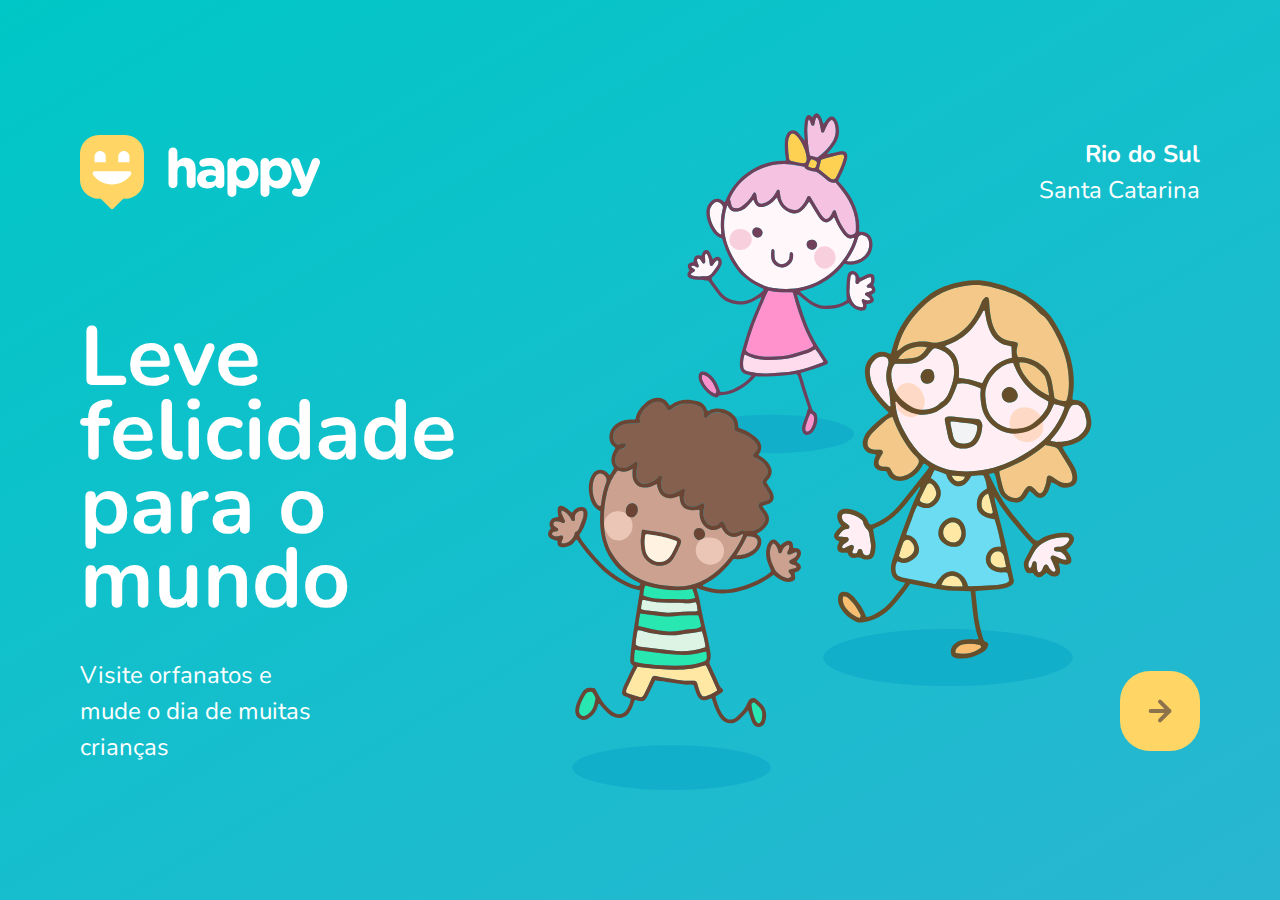
<file: index.html>
<!DOCTYPE html>
<html lang="pt_BR">
  <head>
    <meta charset="UTF-8" />
    <meta name="viewport" content="width=device-width, initial-scale=1.0" />
    <title>Happy</title>

    <link rel="icon" href="./public/images/logo-icon.png" />

    <link rel="stylesheet" href="./public/css/main.css">
    <link rel="stylesheet" href="./public/css/animations.css">
    <link rel="stylesheet" href="./public/css/page-landing.css">

    <link href="https://fonts.googleapis.com/css2?family=Nunito:wght@400;600;800&display=swap" rel="stylesheet">

  </head>
  <body>
    <div id="page-landing">
        <div id="container">
            <header>
                <img id="logo" class="animate-up" src="./public/images/logo.svg" alt="logomarca de happy" />
          
                <div class="location animate-up">
                  <strong>Rio do Sul</strong>
                  <p>Santa Catarina</p>
                </div>
            </header>
          
              <main>
                  <h1 class="animate-up">
                      Leve felicidade para o mundo
                  </h1>
                  <section class="visit">
                      <p class="animate-up">Visite orfanatos e mude o dia de muitas crianças</p>
                      <a href="orphanages.html" title="visite orfanatos" class="animate-up">
                          <img src="./public/images/arrow.svg" alt="Ir Para o Mapa">
                      </a>
                  </section>
              </main>
        </div>
    </div>
  </body>
</html>
</file>
<file: public/css/main.css>
* {
  margin: 0;
  padding: 0;
}

body {
  height: 100vh;
  color: white;
  background: #ebf2f5;
}

:root {
  font-size: 62.5%;
}

body,
input,
button,
textarea {
  font: 400 18px/1 "Nunito", sans-serif;
}
</file>
<file: public/css/animations.css>
@keyframes up {
    from {
        opacity: 0;
        transform: translateY(16px);
    }

    to {
        opacity: 1;
        transform: translateY(0);
    }
}

@keyframes right {
    from {
        transform: translateX(-100%);
    }

    to {
        transform: translateX(0);
    }
}

@keyframes appear {
    from {
        opacity: 0;
    }

    to {
        opacity: 1;
    }
}

.animate-up {
    animation-name: up;
    animation-duration: 300ms;
    animation-fill-mode: backwards;

}

.animate-right {
    animation-name: right;
    animation-duration: 300ms;
}

.animate-appear {
    animation-name: appear;
    animation-duration: 300ms;
    animation-fill-mode: backwards;
}
</file>
<file: public/css/page-landing.css>
#page-landing {
  background: linear-gradient(329.54deg, #29b6d1 0%, #00c7c7 100%);
  text-align: center;
  min-height: 100vh;

  display: flex;
}

#container {
  margin: auto;
  width: min(90%, 112rem);
}

.location,
h1,
.visit p {
  height: 16vh;
}

.visit a {
  width: 8rem;
  height: 8rem;
  background: #ffd666;

  border: none;
  border-radius: 3rem;

  display: flex;
  align-items: center;
  justify-content: center;
  margin: auto;
  transition: background 200ms;
}

.visit a:hover {
  background: #96feff;
}

#logo {
  animation-delay: 50ms;
}

.location {
  animation-delay: 100ms;
}

main h1 {
  animation-delay: 150ms;
  font-size: clamp(4rem, 8vw, 8.4rem);
}

.visit p {
  animation-delay: 200ms;
}

.visit a {
  animation-delay: 250ms;
}

@media (min-width: 760px) {
  #container {
    padding: 5rem 2rem;
    background: url("../images/bg.svg") no-repeat 80% /
      clamp(30rem, 54vw, 56rem);
  }

  header {
    display: flex;
    align-items: center;
    justify-content: space-between;
  }

  .location,
  h1,
  .visit p {
    height: initial;
    text-align: initial;
  }

  .location {
    text-align: right;
    font-size: 2.4rem;
    line-height: 1.5;
  }

  main h1 {
    font-weight: bold;
    line-height: 0.88;

    margin: clamp(10%, 9vh, 12%) 0 4rem;

    width: min(300px, 80%);
  }

  .visit {
    display: flex;
    align-items: center;
    justify-content: space-between;
  }

  .visit p {
    font-size: 2.4rem;
    line-height: 1.5;
    width: clamp(20rem, 20vw, 30rem);
  }

  .visit a {
    margin: initial;
  }
}
</file>
